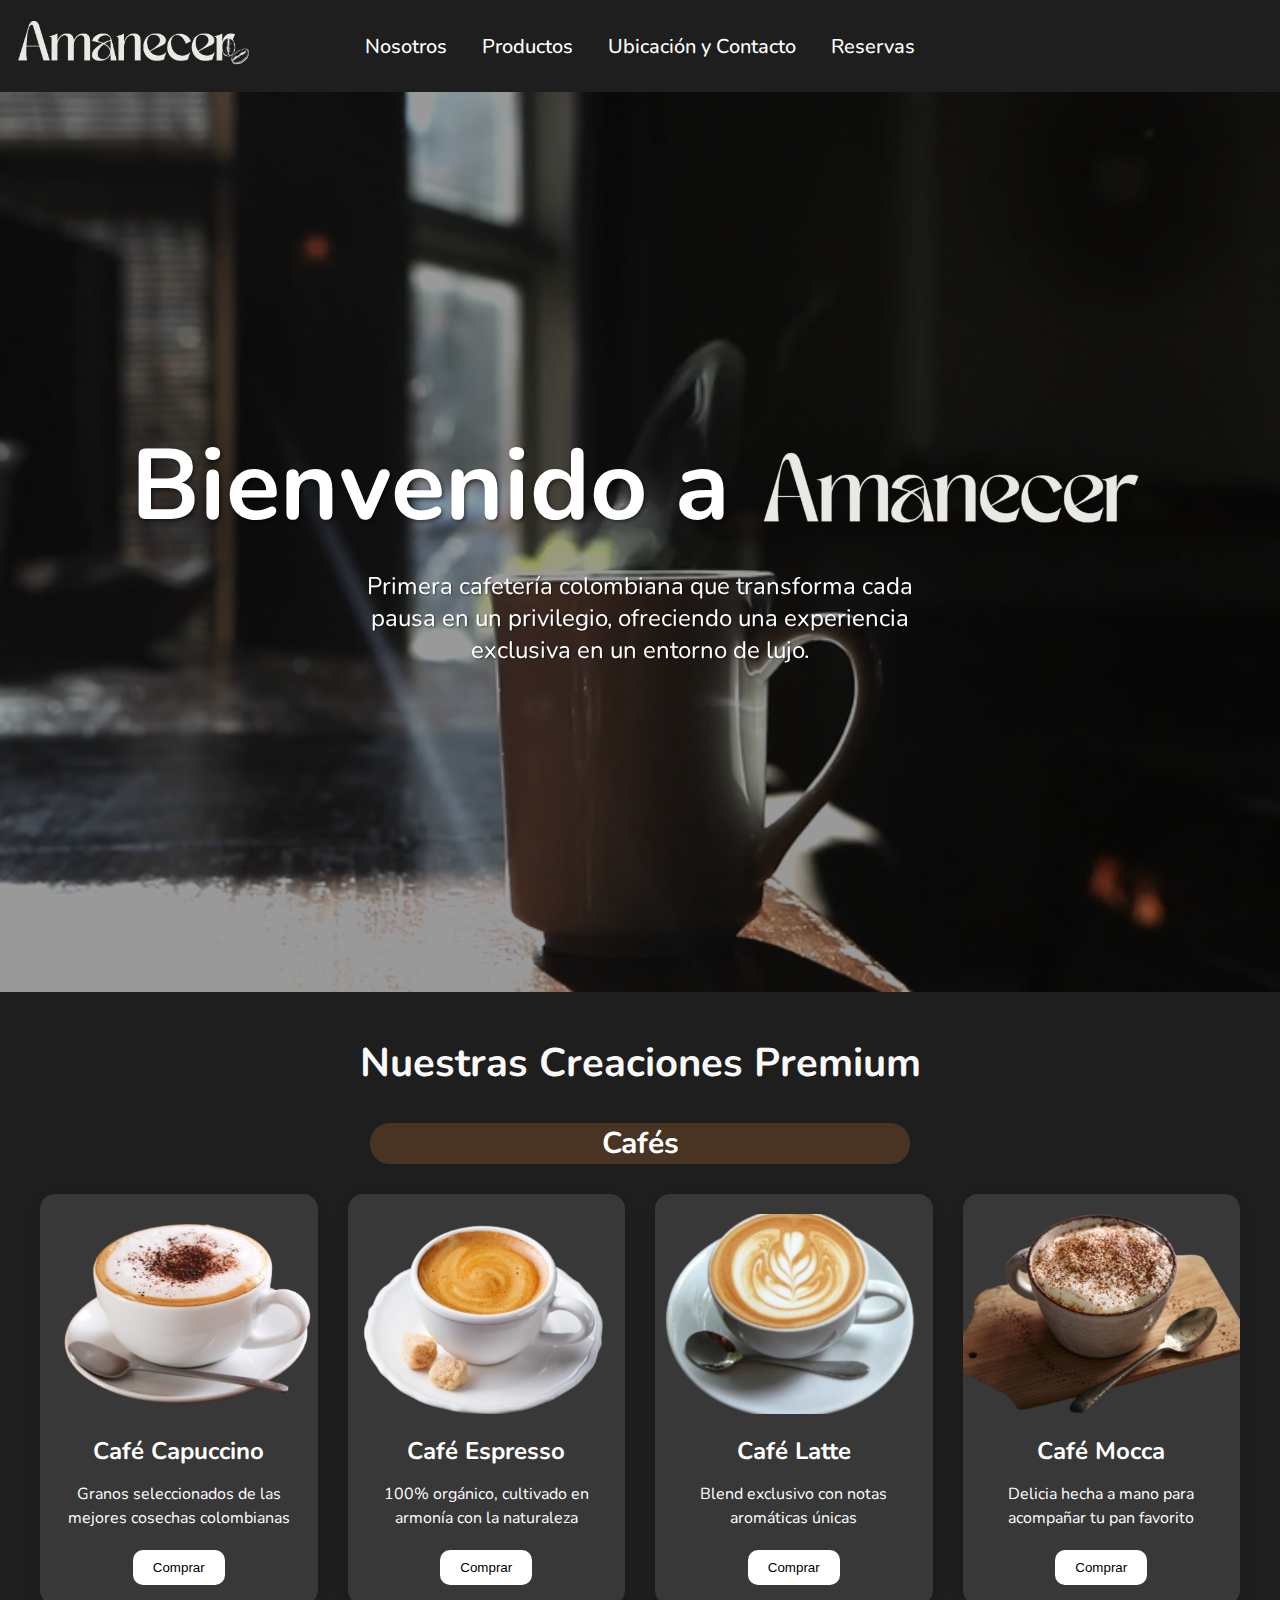
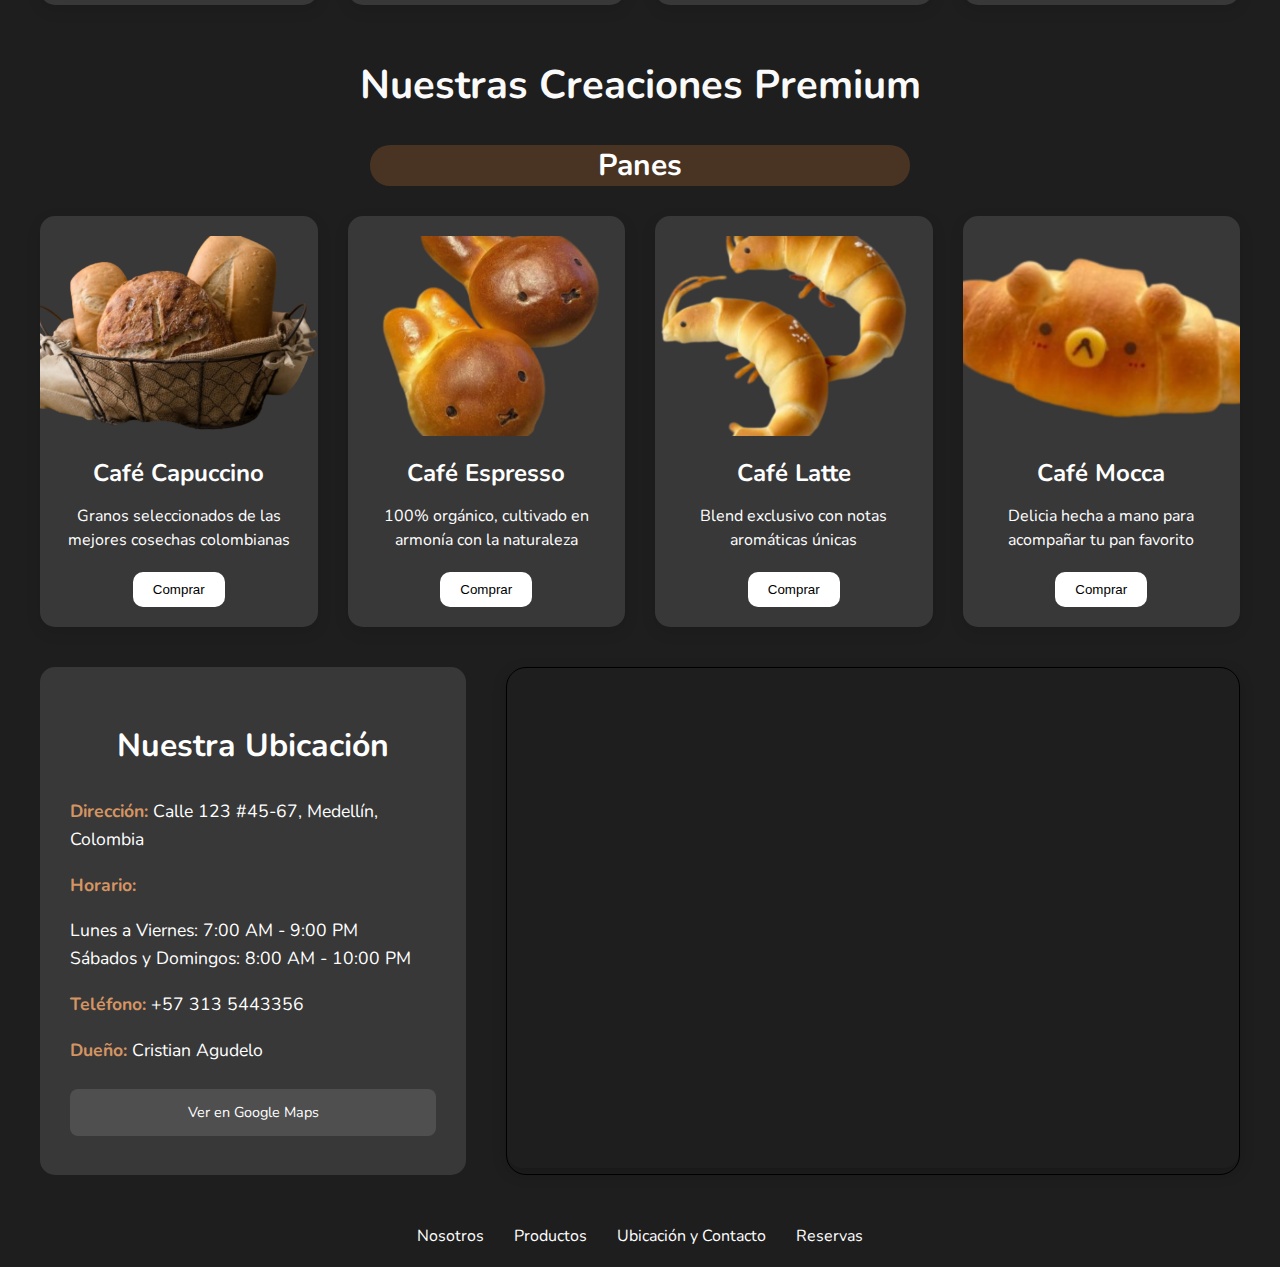
<file: index.html>
<!DOCTYPE html>
<html lang="en">
  <head>
    <meta charset="UTF-8" />
    <meta name="viewport" content="width=device-width, initial-scale=1.0" />
    <link rel="stylesheet" href="/index.css" />
    <link rel="preconnect" href="https://fonts.googleapis.com" />
    <link rel="preconnect" href="https://fonts.gstatic.com" crossorigin />
    <link
      href="https://fonts.googleapis.com/css2?family=Lora:ital,wght@0,400..700;1,400..700&family=Nunito+Sans:ital,opsz,wght@0,6..12,200..1000;1,6..12,200..1000&family=Nunito:ital,wght@0,200..1000;1,200..1000&display=swap"
      rel="stylesheet"
    />
    <title>Café Amanecer</title>
  </head>
  <body>
    <header>
      <nav class="nav-bar">
        <a class="logo-link" href="/index.html">
          <img class="logo" src="/assets/logos/logo.png" alt="logo" class="logo" />
        </a>
        <ul>
          <li><a href="#">Nosotros</a></li>
          <li><a href="/productos.html">Productos</a></li>
          <li><a href="/ubicacion.html">Ubicación y Contacto</a></li>
          <li><a href="/reservas.html">Reservas</a></li>
        </ul>
      </nav>
    </header>

    <main>
      <section class="hero">
        <video autoplay muted loop class="hero-video">
          <source src="/assets/logos/herovideo.mp4" type="video/mp4" />
          Tu navegador no soporta el elemento de video.
        </video>
        <div class="hero-content">
          <div class="title-container">
            <h1>Bienvenido a</h1>
            <img class="logohero" src="/assets/logos/logohero.png" alt="logo" />
          </div>
          <p>
            Primera cafetería colombiana que transforma cada pausa en un
            privilegio, ofreciendo una experiencia exclusiva en un entorno de
            lujo.
          </p>
        </div>
      </section>
      
      <section class="productos-section">
        <h2>Nuestras Creaciones Premium</h2>
        <h3 class="titulo-productos">Cafés</h3>
    
        <div class="productos-container">
          <div class="producto-card">
            <img src="assets/productos/cafes/cafe1.png" alt="Café Especial" />
            <h3>Café Capuccino</h3>
            <p>Granos seleccionados de las mejores cosechas colombianas</p>
            <button type="button" class="boton-producto">Comprar</button>

          </div>
          <div class="producto-card">
            <img src="/assets/productos/cafes/cafe2.png" alt="Café Orgánico" />
            <h3>Café Espresso</h3>
            <p>100% orgánico, cultivado en armonía con la naturaleza</p>
            <button type="button" class="boton-producto">Comprar</button>

          </div>
          <div class="producto-card">
            <img src="/assets/productos/cafes/cafe3.png" alt="Café Premium" />
            <h3>Café Latte</h3>
            <p>Blend exclusivo con notas aromáticas únicas</p>
            <button type="button" class="boton-producto">Comprar</button>

          </div>
          <div class="producto-card">
            <img src="/assets/productos/cafes/cafe4.png" alt="Postres Artesanales" />
            <h3>Café Mocca</h3>
            <p>Delicia hecha a mano para acompañar tu pan favorito</p>
            <button type="button" class="boton-producto">Comprar</button>

          </div>
        </div>
      </section>

      <section class="productos-section">
        <h2>Nuestras Creaciones Premium</h2>
        <h3 class="titulo-productos">Panes</h3>
    
        <div class="productos-container">
          <div class="producto-card">
            <img src="/assets/productos/panes/pan1.png" alt="Café Especial" />
            <h3>Café Capuccino</h3>
            <p>Granos seleccionados de las mejores cosechas colombianas</p>
            <button type="button" class="boton-producto">Comprar</button>

          </div>
          <div class="producto-card">
            <img src="/assets/productos/panes/pan2.png" alt="Café Orgánico" />
            <h3>Café Espresso</h3>
            <p>100% orgánico, cultivado en armonía con la naturaleza</p>
            <button type="button" class="boton-producto">Comprar</button>

          </div>
          <div class="producto-card">
            <img src="/assets/productos/panes/pan3.png" alt="Café Premium" />
            <h3>Café Latte</h3>
            <p>Blend exclusivo con notas aromáticas únicas</p>
            <button type="button" class="boton-producto">Comprar</button>

          </div>
          <div class="producto-card">
            <img src="/assets/productos/panes/pan4.png" alt="Postres Artesanales" />
            <h3>Café Mocca</h3>
            <p>Delicia hecha a mano para acompañar tu pan favorito</p>
            <button type="button" class="boton-producto">Comprar</button>

          </div>
        </div>
      </section>
      
        <section class="ubicacion-info">
          <div class="info-container">
            <div class="info-card">
              <h2>Nuestra Ubicación</h2>
              <div class="direccion-detalles">
                <p>
                  <strong>Dirección:</strong> Calle 123 #45-67, Medellín, Colombia
                </p>
                <p><strong>Horario:</strong></p>
                <ul>
                  <li>Lunes a Viernes: 7:00 AM - 9:00 PM</li>
                  <li>Sábados y Domingos: 8:00 AM - 10:00 PM</li>
                </ul>
                <p><strong>Teléfono:</strong> +57 313 5443356</p>
                <p><strong>Dueño:</strong> Cristian Agudelo</p>
                <div class="botones-ubicacion">
                  <a
                    href="https://www.google.com/maps?q=4.6097100,-74.0817500"
                    target="_blank"
                    class="boton-mapa"
                    >Ver en Google Maps</a
                  >
                </div>
              </div>
            </div>
  
            <div class="mapa-container">
              <iframe
                id="map"
                src="https://www.google.com/maps/embed?pb=!1m18!1m12!1m3!1d3965.514426710468!2d-75.56075488885192!3d6.327318593635789!2m3!1f0!2f0!3f0!3m2!1i1024!2i768!4f13.1!3m3!1m2!1s0x8e442f84cae72aed%3A0xab2f9ad071ced20f!2sCiudad%20Fabricato!5e0!3m2!1ses-419!2sco!4v1749163658813!5m2!1ses-419!2sco"
                width="600"
                height="450"
                style="border: 0"
                allowfullscreen=""
                loading="lazy"
                referrerpolicy="no-referrer-when-downgrade"
              ></iframe>
            </div>
          </div>
        </section>
      </main>
  
      <footer>
        <div class="footer-container">
          <ul>
            <li><a href="/index.html">Nosotros</a></li>
            <li><a href="/productos.html">Productos</a></li>
            <li><a href="/ubicacion.html">Ubicación y Contacto</a></li>
            <li><a href="/reservas.html">Reservas</a></li>
          </ul>
        </div>
      </footer>
      
    </main>
  </body>
</html>
</file>
<file: index.css>
body {
  margin: 0;
  font-family: "Nunito", sans-serif;
}

.nav-bar {
  display: flex;
  justify-content: space-between;
  align-items: center;
  background-color: #1e1e1e;
  position: relative;
}

.logo-link {
  text-decoration: none;
  margin: 0px;
}

.nav-bar ul {
  display: flex;
  list-style: none;
  gap: 15px;
  padding: 0;
  margin: 0;
  position: absolute;
  left: 50%;
  transform: translateX(-50%);
}

.logo {
  width: 250px;
  padding-left: 0px;
}

.nav-bar ul li a,
.nav-bar > a {
  text-decoration: none;
  color: #ffffff;
  font-size: 20px;
  font-weight: 500;
  padding: 9px 10px;
  position: relative;
  transition: all 0.3s ease;
}

.nav-bar ul li a::after,
.login::after {
  content: "";
  position: absolute;
  width: 0;
  height: 2px;
  bottom: 0;
  left: 50%;
  background-color: #ffffff;
  transition: all 0.3s ease-in-out;
  transform: translateX(-50%);
}

.nav-bar ul li a:hover::after,
.login:hover::after {
  width: 80%;
}

.nav-bar ul li a:hover,
.login:hover {
  color: #f0f0f0;
  transform: translateY(-2px);
}

.nav-bar > a {
  margin-right: 20px;
}

.logo-text {
  font-size: 30px;
  font-weight: 400px;
  color: #202e4a;
  font-family: "Nunito", sans-serif;
}

.hero {
  position: relative;
  height: 100vh;
  width: 100%;
  overflow: hidden;
}

.hero-video {
  position: absolute;
  top: 0;
  left: 0;
  width: 100%;
  height: 100%;
  object-fit: cover;
  z-index: 0;
}

.hero-content {
  position: relative;
  z-index: 1;
  height: 100%;
  display: flex;
  flex-direction: column;
  justify-content: center;
  align-items: center;
  text-align: center;
  color: #ffffff;
  background-color: rgba(0, 0, 0, 0.4);
  font-family: "Nunito", sans-serif;
}

.title-container {
  display: flex;
  align-items: center;
  gap: 20px;
  margin-bottom: 1rem;
}

.hero-content h1 {
  font-size: 100px;
  margin: 0;
  text-shadow: 2px 2px 4px rgba(0, 0, 0, 0.5);
}

.hero-content p {
  font-size: 1.5rem;
  max-width: 600px;
  margin: 0 auto;
  font-family: "Nunito", sans-serif;
  text-shadow: 1px 1px 2px rgba(0, 0, 0, 0.5);
}

.logohero {
  width: 400px;
}

.productos-section {
  padding: 10px 20px;
  background-color: #1e1e1e;
}

.productos-section h2 {
  text-align: center;
  font-size: 2.5rem;
  color: #fafafa;
  font-family: "Nunito", sans-serif;
}

.productos-container {
  max-width: 1200px;
  margin: 0 auto;
  display: grid;
  grid-template-columns: repeat(auto-fit, minmax(250px, 1fr));
  gap: 30px;
  padding: 0 20px;
}

.titulo-productos {
  display: flex;
  justify-content: center;
  align-items: center;
  text-align: center;
  color: #ffffff;
  font-size: 30px;
  margin-top: 0px;
  background-color: #493424;
  margin-right: 350px;
  margin-left: 350px;
  border-radius: 20px;
}

.titulo-productos:hover {
  background-color: #806c5d;
  color: #ffffff;
  transform: translateY(-10px);
  box-shadow: 0 8px 20px #3d3c3c;
  transition: all 0.3s ease;
}
.producto-card {
  background: #ffffff1e;
  border-radius: 15px;
  overflow: hidden;
  box-shadow: 0 5px 15px rgba(0, 0, 0, 0.1);
  transition: transform 0.3s ease, box-shadow 0.3s ease;
  text-align: center;
}

.producto-card:hover {
  transform: translateY(-10px);
  box-shadow: 0 8px 20px #3d3c3c;
}

.producto-card img {
  width: 100%;
  height: 200px;
  margin-top: 20px;
  object-fit: cover;
}

.producto-card h3 {
  font-size: 1.5rem;
  display: flex;
  justify-content: center;
  align-items: center;
  color: #ffffff;
  margin: 15px 0;
  font-family: "Nunito", sans-serif;
}

.producto-card p {
  font-size: 1rem;
  color: #ffffff;
  margin: 0 20px 20px;
  line-height: 1.5;
  font-family: "Nunito", sans-serif;
  text-align: center;
}
.boton-producto {
  background-color: #ffffff;
  color: #000000;
  font-weight: 500px;
  border: none;
  padding: 10px 20px;
  border-radius: 10px;
  cursor: pointer;
  margin-bottom: 20px;
}

.boton-producto:hover {
  background-color: #000000;
  color: #ffffff;
  transition: all 0.3s ease;
}

.ubicacion-info {
  background-color: #1e1e1e;
  padding: 30px 0;
  min-height: 40vh;
}

.info-container {
  max-width: 1200px;
  margin: 0 auto;
  padding: 0 20px;
  display: flex;
  gap: 40px;
}

.info-card {
  flex: 1;
  background: #ffffff1e;
  padding: 30px;
  border-radius: 15px;
  color: #ffffff;
}

.info-card h2 {
  font-size: 2rem;
  margin-bottom: 30px;
  text-align: center;
}

.direccion-detalles {
  font-size: 1.1rem;
  line-height: 1.6;
}

.direccion-detalles ul {
  list-style: none;
  padding-left: 0;
  margin: 10px 0;
}

.direccion-detalles strong {
  color: #d59563;
}

.mapa-container {
  flex: 2;
  border-radius: 20px;
  border: 1px solid;
}

#map {
  width: 100%;
  height: 500px;
  border-radius: 15px;
  box-shadow: 0 5px 15px rgba(0, 0, 0, 0.2);
}

.mapa-estatico {
  width: 100%;
  height: 500px;
  border-radius: 15px;
  box-shadow: 0 5px 15px rgba(0, 0, 0, 0.2);
  object-fit: cover;
}

.botones-ubicacion {
  display: flex;
  gap: 15px;
  margin-top: 25px;
}

.boton-mapa {
  flex: 1;
  padding: 12px 20px;
  background-color: #ffffff1e;
  color: #ffffff;
  text-decoration: none;
  border-radius: 8px;
  text-align: center;
  transition: all 0.3s ease;
  font-size: 0.9rem;
}

.boton-mapa:hover {
  background-color: #ffffff;
  color: #1e1e1e;
  transform: translateY(-2px);
}

/* Estilos responsive */
@media (max-width: 1024px) {
  .hero-content h1 {
    font-size: 60px;
  }

  .logohero {
    width: 300px;
  }

  .titulo-productos {
    margin-right: 150px;
    margin-left: 150px;
  }
}

@media (max-width: 768px) {
  .nav-bar {
    flex-direction: column;
    padding: 10px 0;
  }

  .nav-bar ul {
    position: static;
    transform: none;
    flex-direction: column;
    align-items: center;
    padding: 10px 0;
  }

  .logo {
    width: 200px;
  }

  .hero-content h1 {
    font-size: 40px;
  }

  .logohero {
    width: 200px;
  }

  .title-container {
    flex-direction: column;
    gap: 10px;
  }

  .titulo-productos {
    margin-right: 20px;
    margin-left: 20px;
    font-size: 24px;
  }

  .info-container {
    flex-direction: column;
  }

  .info-card,
  .mapa-container {
    width: 100%;
  }

  #map,
  iframe {
    width: 100% !important;
    height: 300px !important;
  }

  .productos-container {
    grid-template-columns: repeat(auto-fit, minmax(200px, 1fr));
    padding: 0 10px;
  }

  .producto-card img {
    height: 150px;
  }
}

@media (max-width: 480px) {
  .hero-content h1 {
    font-size: 30px;
  }

  .logohero {
    width: 150px;
  }

  .hero-content p {
    font-size: 1rem;
    padding: 0 20px;
  }

  .productos-section h2 {
    font-size: 1.8rem;
  }

  .titulo-productos {
    font-size: 20px;
    margin-right: 10px;
    margin-left: 10px;
  }

  .producto-card h3 {
    font-size: 1.2rem;
  }

  .footer-container ul {
    flex-direction: column;
    align-items: center;
    gap: 10px;
  }
}

.footer-container {
  background-color: #1e1e1e;
  padding: 20px 0;
}

.footer-container ul {
  display: flex;
  justify-content: center;
  list-style: none;
  gap: 30px;
  margin: 0;
  padding: 0;
}

.footer-container ul li a {
  color: #ffffff;
  text-decoration: none;
  font-size: 16px;
  transition: all 0.3s ease;
}

.footer-container ul li a:hover {
  color: #d59563;
}
</file>
